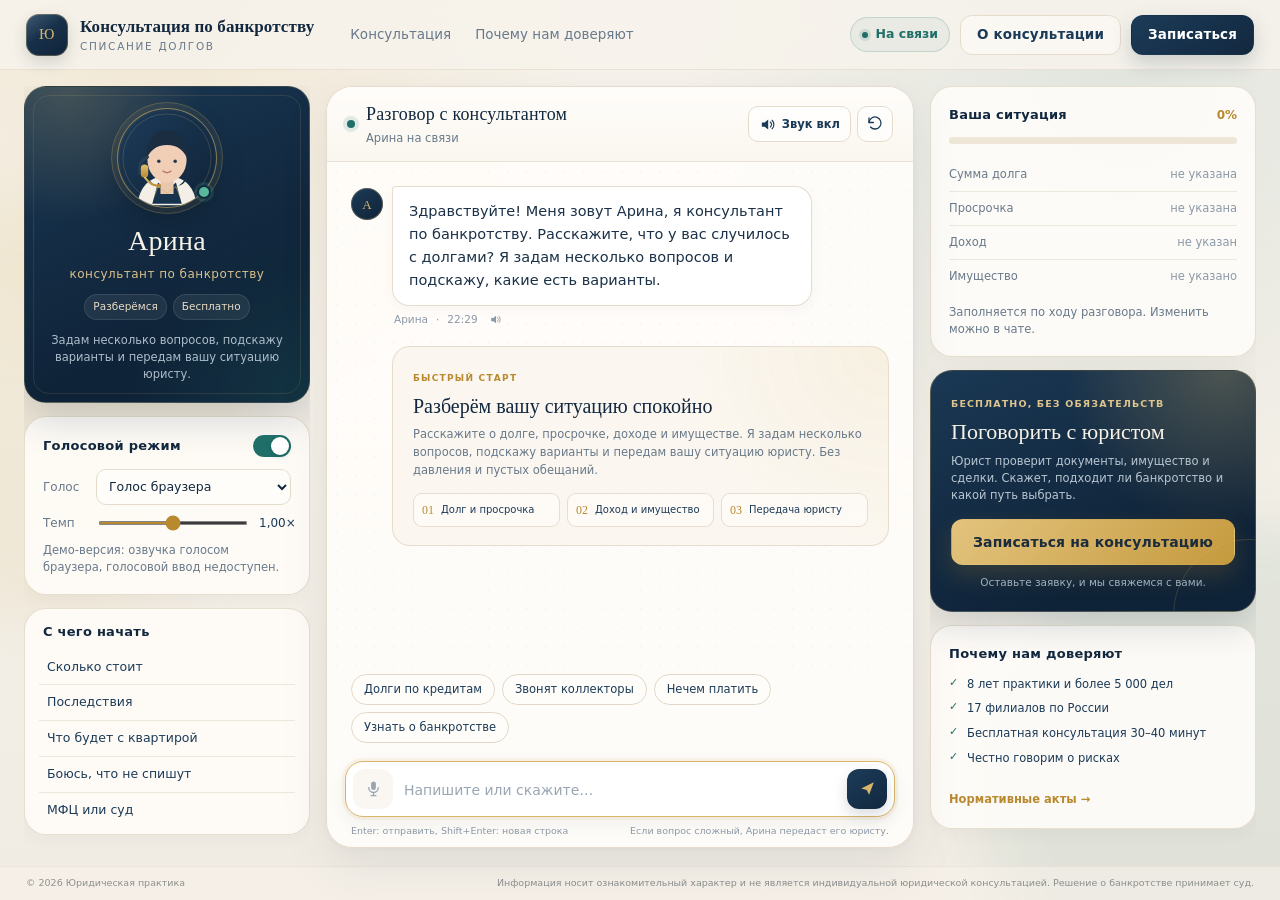
<file: index.html>
<!doctype html>
<html lang="ru">
<head>
  <meta charset="utf-8">
  <meta name="viewport" content="width=device-width, initial-scale=1, viewport-fit=cover">
  <meta name="theme-color" content="#12283f">
  <meta name="description" content="Консультация по банкротству физических лиц: разбор ситуации с долгами, ответы на вопросы и запись к юристу.">
  <title>Арина, консультант по банкротству</title>
  <link rel="stylesheet" href="styles.css">
</head>
<body>
  <div class="page-glow page-glow--one" aria-hidden="true"></div>
  <div class="page-glow page-glow--two" aria-hidden="true"></div>

  <header class="topbar">
    <a class="brand" href="/" aria-label="Консультация по банкротству, на главную">
      <span class="brand-mark" aria-hidden="true">Ю</span>
      <span class="brand-text">
        <strong>Консультация по банкротству</strong>
        <small>списание долгов</small>
      </span>
    </a>

    <nav class="topnav" aria-label="Разделы">
      <a href="#chat">Консультация</a>
      <a href="#trust">Почему нам доверяют</a>
    </nav>

    <div class="top-actions">
      <span class="status-pill"><i aria-hidden="true"></i> На связи</span>
      <button class="btn btn-ghost" id="aboutBtn" type="button">О консультации</button>
      <button class="btn btn-primary" type="button" data-open-lead><span class="top-cta-full">Записаться</span><span class="top-cta-short">Заявка</span></button>
    </div>
  </header>

  <main class="layout">
    <aside class="side side-left" aria-label="О консультанте и голосовые настройки">
      <section class="agent-card">
        <div class="avatar-wrap" id="avatarWrap">
          <div class="avatar" aria-hidden="true">
            <svg viewBox="0 0 120 120" role="img" aria-label="Арина">
              <defs>
                <linearGradient id="avatarBg" x1="0" y1="0" x2="1" y2="1">
                  <stop offset="0" stop-color="#1d3b59"/>
                  <stop offset="1" stop-color="#0f2338"/>
                </linearGradient>
                <linearGradient id="avatarGold" x1="0" y1="0" x2="0" y2="1">
                  <stop offset="0" stop-color="#e0bf74"/>
                  <stop offset="1" stop-color="#b8892f"/>
                </linearGradient>
              </defs>
              <circle cx="60" cy="60" r="58" fill="url(#avatarBg)"/>
              <circle cx="60" cy="60" r="54" fill="none" stroke="rgba(224,191,116,.24)" stroke-width="1"/>
              <path d="M24 118c2-25 17-36 36-36s34 11 36 36" fill="#f4efe6"/>
              <path d="M42 116l7-26 11 9 11-9 7 26" fill="#17324d"/>
              <path d="M52 88h16v16H52z" fill="#e8c7ad"/>
              <ellipse cx="60" cy="62" rx="24" ry="28" fill="#f1cfb6"/>
              <path d="M34 64c-1-25 11-38 26-38s27 13 26 38c-4-13-13-20-26-20S38 51 34 64z" fill="#1b2d41"/>
              <path d="M35 62c-3 16 3 27 11 32-9-2-15-12-13-27z" fill="#1b2d41"/>
              <path d="M85 62c3 16-3 27-11 32 9-2 15-12 13-27z" fill="#1b2d41"/>
              <circle cx="50" cy="64" r="2.1" fill="#23384d"/>
              <circle cx="70" cy="64" r="2.1" fill="#23384d"/>
              <path d="M55 76c3 2.4 7 2.4 10 0" fill="none" stroke="#b97862" stroke-width="1.7" stroke-linecap="round"/>
              <path d="M36 59c-8 3-11 11-9 20" fill="none" stroke="#263c52" stroke-width="4" stroke-linecap="round"/>
              <rect x="28" y="68" width="9" height="16" rx="4.5" fill="url(#avatarGold)"/>
              <path d="M33 84c5 7 11 10 17 10" fill="none" stroke="url(#avatarGold)" stroke-width="2.4" stroke-linecap="round"/>
              <circle cx="50" cy="94" r="2.6" fill="#b8892f"/>
              <path d="M44 108l5-13 11 8 11-8 5 13" fill="none" stroke="#d9b35f" stroke-width="1.2" opacity=".55"/>
            </svg>
          </div>
          <span class="avatar-status" aria-label="На связи"></span>
          <div class="voice-bars" aria-hidden="true"><i></i><i></i><i></i><i></i><i></i></div>
        </div>
        <h1>Арина</h1>
        <p class="agent-role">консультант по банкротству</p>
        <div class="agent-badges">
          <span>Разберёмся</span>
          <span>Бесплатно</span>
        </div>
        <p class="agent-note">Задам несколько вопросов, подскажу варианты и передам вашу ситуацию юристу.</p>
      </section>

      <section class="card voice-card">
        <div class="card-head">
          <h2>Голосовой режим</h2>
          <label class="switch" title="Озвучивать ответы">
            <input type="checkbox" id="voiceToggle" checked>
            <span class="switch-track" aria-hidden="true"><span class="switch-thumb"></span></span>
            <span class="sr-only">Озвучивать ответы</span>
          </label>
        </div>
        <div class="voice-row">
          <label for="voiceSelect">Голос</label>
          <select id="voiceSelect" aria-label="Выбрать голос">
            <option value="ru-RU-SvetlanaNeural">Светлана</option>
            <option value="browser">Голос браузера</option>
          </select>
        </div>
        <div class="voice-row voice-row--range">
          <label for="rateRange">Темп</label>
          <input type="range" id="rateRange" min="-15" max="15" step="5" value="0" aria-label="Темп речи">
          <output id="rateOut" for="rateRange">1×</output>
        </div>
        <p class="hint" id="ttsHint">Если звук не нужен, выключите его кнопкой «Звук вкл» в шапке чата.</p>
      </section>

      <section class="card topics">
        <h2>С чего начать</h2>
        <button type="button" data-topic="Сколько стоит банкротство?">
          <span>Сколько стоит</span><i aria-hidden="true">→</i>
        </button>
        <button type="button" data-topic="Какие последствия банкротства?">
          <span>Последствия</span><i aria-hidden="true">→</i>
        </button>
        <button type="button" data-topic="Что будет с квартирой?">
          <span>Что будет с квартирой</span><i aria-hidden="true">→</i>
        </button>
        <button type="button" data-topic="Боюсь, что долги не спишут">
          <span>Боюсь, что не спишут</span><i aria-hidden="true">→</i>
        </button>
        <button type="button" data-topic="Чем отличается МФЦ от суда?">
          <span>МФЦ или суд</span><i aria-hidden="true">→</i>
        </button>
      </section>

    </aside>

    <section class="chat-shell" id="chat" aria-label="Чат с консультантом">
      <header class="chat-head">
        <div class="chat-title">
          <span class="pulse-dot" aria-hidden="true"></span>
          <div>
            <h2>Разговор с консультантом</h2>
            <p id="chatStatus">Арина на связи</p>
          </div>
        </div>
        <div class="chat-tools">
          <button class="sound-pill" id="soundBtn" type="button" aria-label="Выключить звук" title="Выключить звук">
            <svg viewBox="0 0 24 24" aria-hidden="true">
              <path d="M4 9v6h4l5 4V5L8 9H4z" fill="currentColor"/>
              <path id="soundWave" d="M16 8.5a5 5 0 0 1 0 7M18.5 6a8.5 8.5 0 0 1 0 12" fill="none" stroke="currentColor" stroke-width="1.6" stroke-linecap="round"/>
              <path id="soundSlash" d="M4 4l16 16" fill="none" stroke="currentColor" stroke-width="1.8" stroke-linecap="round" hidden/>
            </svg>
            <span id="soundLabel">Звук вкл</span>
          </button>
          <button class="icon-btn" id="restartBtn" type="button" aria-label="Начать разговор заново" title="Начать заново">
            <svg viewBox="0 0 24 24" aria-hidden="true"><path d="M4 10a8 8 0 1 1 2 6" fill="none" stroke="currentColor" stroke-width="1.7" stroke-linecap="round"/><path d="M4 4v6h6" fill="none" stroke="currentColor" stroke-width="1.7" stroke-linecap="round" stroke-linejoin="round"/></svg>
          </button>
        </div>
      </header>

      <div class="mobile-progress" aria-hidden="true">
        <div class="mobile-progress__top"><span>Ваша ситуация</span><b id="mobileProgressLabel">0%</b></div>
        <div class="progress progress--slim"><div id="mobileProgressBar"></div></div>
      </div>

      <div class="chat-scroll" id="messages" role="log" aria-live="polite" aria-relevant="additions"></div>

      <div class="typing" id="typing" hidden>
        <span class="typing-avatar" aria-hidden="true">А</span>
        <span class="typing-dots" aria-hidden="true"><i></i><i></i><i></i></span>
        <em>Арина печатает…</em>
      </div>

      <div class="quick-replies" id="quickReplies" aria-label="Быстрые ответы"></div>

      <form class="composer" id="composer" autocomplete="off">
        <button class="mic-btn" id="micBtn" type="button" aria-label="Говорить" title="Говорить">
          <svg viewBox="0 0 24 24" aria-hidden="true"><rect x="9" y="3" width="6" height="11" rx="3" fill="currentColor"/><path d="M6 11a6 6 0 0 0 12 0M12 17v4M9 21h6" fill="none" stroke="currentColor" stroke-width="1.7" stroke-linecap="round"/></svg>
        </button>
        <textarea id="input" rows="1" maxlength="2000" placeholder="Напишите или скажите…" aria-label="Сообщение"></textarea>
        <button class="send-btn" type="submit" aria-label="Отправить" title="Отправить">
          <svg viewBox="0 0 24 24" aria-hidden="true"><path d="M4 12l16-8-6 16-3-6-7-2z" fill="currentColor"/></svg>
        </button>
      </form>
      <div class="composer-note">
        <span>Enter: отправить, Shift+Enter: новая строка</span>
        <span>Если вопрос сложный, Арина передаст его юристу.</span>
      </div>
    </section>

    <aside class="side side-right" aria-label="Ситуация и заявка">
      <section class="card situation">
        <div class="card-head">
          <h2>Ваша ситуация</h2>
          <span class="progress-label" id="progressLabel">0%</span>
        </div>
        <div class="progress"><div id="progressBar"></div></div>
        <ul class="slot-list" id="slotList">
          <li data-slot="debt"><span>Сумма долга</span><b>не указана</b></li>
          <li data-slot="overdue"><span>Просрочка</span><b>не указана</b></li>
          <li data-slot="income"><span>Доход</span><b>не указан</b></li>
          <li data-slot="property"><span>Имущество</span><b>не указано</b></li>
        </ul>
        <p class="hint">Заполняется по ходу разговора. Изменить можно в чате.</p>
      </section>

      <section class="cta-card">
        <span class="cta-kicker">Бесплатно, без обязательств</span>
        <h2>Поговорить с юристом</h2>
        <p>Юрист проверит документы, имущество и сделки. Скажет, подходит ли банкротство и какой путь выбрать.</p>
        <button class="btn btn-gold" type="button" data-open-lead>Записаться на консультацию</button>
        <small>Оставьте заявку, и мы свяжемся с вами.</small>
      </section>

      <section class="card sources-card" id="trust">
        <h2>Почему нам доверяют</h2>
        <ul class="check-list">
          <li>8 лет практики и более 5 000 дел</li>
          <li>17 филиалов по России</li>
          <li>Бесплатная консультация 30–40 минут</li>
          <li>Честно говорим о рисках</li>
        </ul>
        <button class="link-btn" id="sourcesBtn" type="button">Нормативные акты <span aria-hidden="true">→</span></button>
      </section>
    </aside>
  </main>

  <footer class="footer">
    <span>© 2026 Юридическая практика</span>
    <span>Информация носит ознакомительный характер и не является индивидуальной юридической консультацией. Решение о банкротстве принимает суд.</span>
  </footer>

  <dialog class="dialog" id="leadDialog" aria-labelledby="leadTitle">
    <div class="dialog-card">
      <button class="dialog-close" type="button" data-close-dialog aria-label="Закрыть">×</button>
      <div class="dialog-head">
        <span class="dialog-kicker">Бесплатная консультация</span>
        <h2 id="leadTitle">Передать ситуацию юристу</h2>
        <p>Оставьте контакт, и юрист свяжется с вами. Это бесплатно и ни к чему не обязывает.</p>
      </div>
      <div class="lead-situation" id="leadSituation" hidden></div>
      <form id="leadForm" class="lead-form">
        <div class="field">
          <label for="leadName">Как к вам обращаться</label>
          <input id="leadName" name="name" type="text" placeholder="Имя" maxlength="120" required>
        </div>
        <div class="field">
          <label for="leadContact">Телефон или e-mail</label>
          <input id="leadContact" name="contact" type="text" placeholder="+7 900 000-00-00 или mail@example.ru" maxlength="200" required>
        </div>
        <div class="field">
          <label for="leadTime">Удобное время</label>
          <select id="leadTime" name="preferred_time">
            <option>Любое</option>
            <option>Утро (9:00–12:00)</option>
            <option>День (12:00–17:00)</option>
            <option>Вечер (17:00–20:00)</option>
          </select>
        </div>
        <div class="field">
          <label for="leadComment">Комментарий <span>необязательно</span></label>
          <textarea id="leadComment" name="comment" rows="2" maxlength="1000" placeholder="Коротко о ситуации"></textarea>
        </div>
        <label class="consent">
          <input type="checkbox" id="leadConsent" required>
          <span>Согласен на обработку персональных данных в соответствии с <a href="privacy.html" target="_blank" rel="noopener">политикой конфиденциальности</a>.</span>
        </label>
        <p class="form-error" id="leadError" role="alert" hidden></p>
        <button class="btn btn-primary btn-wide" type="submit" id="leadSubmit">Отправить заявку</button>
        <p class="form-note">Не отправляйте паспортные данные и номера карт. Для первой консультации они не нужны.</p>
      </form>
      <div class="lead-success" id="leadSuccess" hidden>
        <span class="success-check" aria-hidden="true">✓</span>
        <h3>Заявка принята</h3>
        <p id="leadSuccessText">Спасибо! Юрист свяжется с вами в удобное время.</p>
        <button class="btn btn-ghost" type="button" data-close-dialog>Вернуться в чат</button>
      </div>
    </div>
  </dialog>

  <dialog class="dialog dialog--wide" id="sourcesDialog" aria-labelledby="sourcesTitle">
    <div class="dialog-card">
      <button class="dialog-close" type="button" data-close-dialog aria-label="Закрыть">×</button>
      <div class="dialog-head">
        <span class="dialog-kicker">Прозрачность</span>
        <h2 id="sourcesTitle">Нормативные акты и материалы</h2>
        <p>Ответы опираются на законы и материалы практики. Актуально на 16 ноября 2026 года.</p>
      </div>
      <div id="sourcesList" class="sources-list"><p class="muted">Загрузка…</p></div>
    </div>
  </dialog>

  <dialog class="dialog" id="aboutDialog" aria-labelledby="aboutTitle">
    <div class="dialog-card">
      <button class="dialog-close" type="button" data-close-dialog aria-label="Закрыть">×</button>
      <div class="dialog-head">
        <span class="dialog-kicker">Как проходит консультация</span>
        <h2 id="aboutTitle">Арина, консультант по банкротству</h2>
        <p>Она поможет подготовиться к консультации и ответит на базовые вопросы. Индивидуальное заключение даёт юрист после проверки документов.</p>
      </div>
      <div class="about-grid">
        <div><b>Что делает</b><p>Собирает сумму долга, просрочку, доход и имущество. Отвечает на вопросы и передаёт заявку юристу.</p></div>
        <div><b>Чего не делает</b><p>Не гарантирует списание, не советует скрывать имущество и не считает точную стоимость без анализа.</p></div>
        <div><b>Голос</b><p>Ответы можно слушать. Используется голос Светланы или голос браузера. Звук отключается кнопкой в шапке чата.</p></div>
        <div><b>Данные</b><p>Не отправляйте паспортные данные и номера карт. Заявка сохраняется и передаётся специалисту.</p></div>
      </div>
      <button class="btn btn-primary btn-wide" type="button" data-open-lead>Записаться на консультацию</button>
    </div>
  </dialog>

  <div class="toast" id="toast" role="status" aria-live="polite" hidden></div>

  <script src="static-data.js?v=3" defer></script>
  <script src="static-engine.js?v=3" defer></script>
  <script src="app.js?v=3" defer></script>
</body>
</html>
</file>
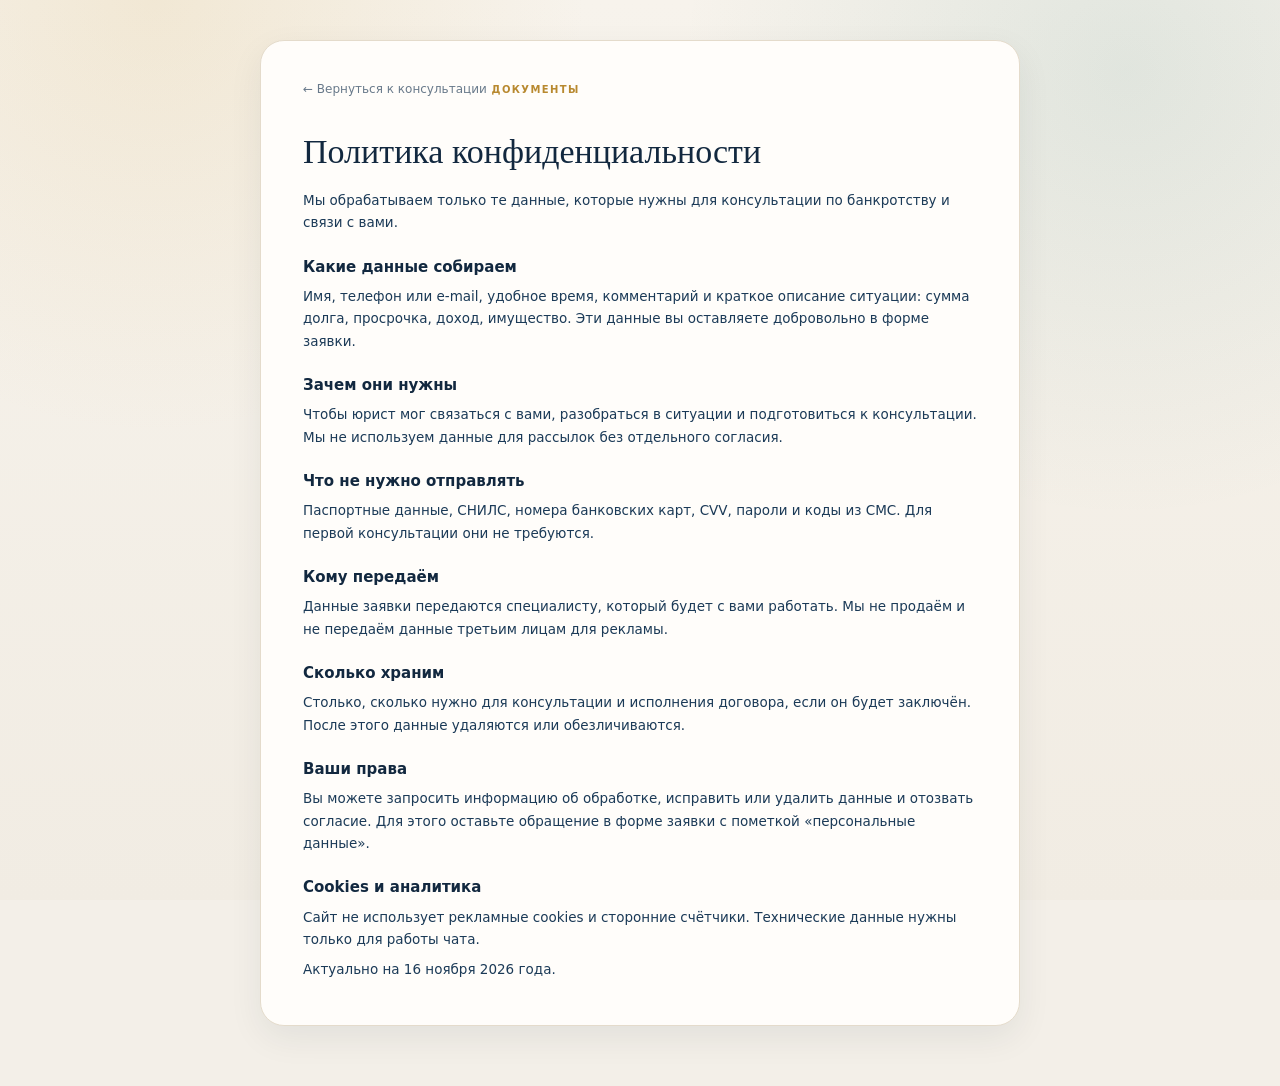
<file: privacy.html>
<!doctype html>
<html lang="ru">
<head>
  <meta charset="utf-8">
  <meta name="viewport" content="width=device-width, initial-scale=1">
  <meta name="theme-color" content="#12283f">
  <title>Политика конфиденциальности</title>
  <link rel="stylesheet" href="styles.css">
</head>
<body class="legal-body">
  <main class="legal-page">
    <a class="legal-back" href="/">← Вернуться к консультации</a>
    <span class="dialog-kicker">Документы</span>
    <h1>Политика конфиденциальности</h1>
    <p class="legal-lead">Мы обрабатываем только те данные, которые нужны для консультации по банкротству и связи с вами.</p>

    <h2>Какие данные собираем</h2>
    <p>Имя, телефон или e-mail, удобное время, комментарий и краткое описание ситуации: сумма долга, просрочка, доход, имущество. Эти данные вы оставляете добровольно в форме заявки.</p>

    <h2>Зачем они нужны</h2>
    <p>Чтобы юрист мог связаться с вами, разобраться в ситуации и подготовиться к консультации. Мы не используем данные для рассылок без отдельного согласия.</p>

    <h2>Что не нужно отправлять</h2>
    <p>Паспортные данные, СНИЛС, номера банковских карт, CVV, пароли и коды из СМС. Для первой консультации они не требуются.</p>

    <h2>Кому передаём</h2>
    <p>Данные заявки передаются специалисту, который будет с вами работать. Мы не продаём и не передаём данные третьим лицам для рекламы.</p>

    <h2>Сколько храним</h2>
    <p>Столько, сколько нужно для консультации и исполнения договора, если он будет заключён. После этого данные удаляются или обезличиваются.</p>

    <h2>Ваши права</h2>
    <p>Вы можете запросить информацию об обработке, исправить или удалить данные и отозвать согласие. Для этого оставьте обращение в форме заявки с пометкой «персональные данные».</p>

    <h2>Cookies и аналитика</h2>
    <p>Сайт не использует рекламные cookies и сторонние счётчики. Технические данные нужны только для работы чата.</p>

    <p class="legal-date">Актуально на 16 ноября 2026 года.</p>
  </main>
</body>
</html>
</file>
<file: styles.css>
:root {
  --ink: #12283f;
  --ink-2: #1b3a57;
  --ink-3: #2b4a66;
  --muted: #68798a;
  --muted-2: #8b98a6;
  --bg: #f3efe8;
  --surface: #fffdfa;
  --surface-2: #f8f3ea;
  --line: #e4dbcb;
  --line-strong: #d5c9b5;
  --gold: #b8892f;
  --gold-2: #d8b56a;
  --gold-3: #f0dfba;
  --teal: #1f6f68;
  --danger: #b3453a;
  --shadow: 0 12px 34px rgba(18, 40, 63, .07);
  --shadow-lg: 0 26px 70px rgba(10, 26, 42, .18);
  --radius: 22px;
  --serif: Georgia, "Times New Roman", "PT Serif", serif;
  --sans: "Segoe UI", "Inter", system-ui, -apple-system, "Helvetica Neue", Arial, sans-serif;
}

* { box-sizing: border-box; }

html { scroll-behavior: smooth; }

body {
  margin: 0;
  min-height: 100dvh;
  height: 100dvh;
  overflow: hidden;
  color: var(--ink);
  background: var(--bg);
  font-family: var(--sans);
  font-size: 15px;
  line-height: 1.5;
  -webkit-font-smoothing: antialiased;
  text-rendering: optimizeLegibility;
}

body::before {
  content: "";
  position: fixed;
  inset: 0;
  z-index: -3;
  background:
    radial-gradient(circle at 12% 0%, rgba(216, 181, 106, .18), transparent 30%),
    radial-gradient(circle at 88% 8%, rgba(31, 111, 104, .10), transparent 32%),
    linear-gradient(180deg, #f7f3ec 0%, #f1ece3 100%);
}

.page-glow {
  position: fixed;
  z-index: -2;
  border-radius: 50%;
  filter: blur(30px);
  pointer-events: none;
}
.page-glow--one { width: 420px; height: 420px; left: -160px; top: 22%; background: rgba(216, 181, 106, .13); }
.page-glow--two { width: 520px; height: 520px; right: -220px; bottom: -140px; background: rgba(31, 111, 104, .08); }

::selection { background: var(--gold-3); color: var(--ink); }

button, input, select, textarea { font: inherit; color: inherit; }
button { cursor: pointer; }
a { color: var(--teal); text-underline-offset: 3px; }
a:hover { color: var(--gold); }
[hidden] { display: none !important; }

.sr-only {
  position: absolute;
  width: 1px; height: 1px;
  padding: 0; margin: -1px;
  overflow: hidden;
  clip: rect(0, 0, 0, 0);
  white-space: nowrap;
  border: 0;
}

/* ------------------------------------------------------------- top bar */
.topbar {
  flex: 0 0 auto;
  height: 70px;
  padding: 0 26px;
  display: flex;
  align-items: center;
  gap: 28px;
  background: rgba(247, 243, 236, .82);
  border-bottom: 1px solid rgba(228, 219, 203, .75);
  backdrop-filter: blur(16px);
  position: relative;
  z-index: 20;
}

.brand {
  display: inline-flex;
  align-items: center;
  gap: 12px;
  color: var(--ink);
  text-decoration: none;
  flex: 0 0 auto;
}

.brand-mark {
  width: 42px;
  height: 42px;
  border-radius: 13px;
  display: grid;
  place-items: center;
  background:
    linear-gradient(145deg, rgba(255, 255, 255, .16), transparent 45%),
    linear-gradient(145deg, #1d3b59, #0f2338);
  color: var(--gold-2);
  font-family: var(--serif);
  font-size: 15px;
  letter-spacing: .5px;
  box-shadow: inset 0 0 0 1px rgba(216, 181, 106, .32), 0 6px 16px rgba(18, 40, 63, .16);
}

.brand-text { display: flex; flex-direction: column; line-height: 1.15; }
.brand-text strong { font-family: var(--serif); font-size: 17px; font-weight: 600; letter-spacing: .1px; }
.brand-text small { color: var(--muted); font-size: 10.5px; letter-spacing: .16em; text-transform: uppercase; margin-top: 4px; }

.topnav {
  display: flex;
  align-items: center;
  gap: 24px;
  margin-left: 8px;
}
.topnav a {
  color: var(--muted);
  font-size: 13.5px;
  text-decoration: none;
  padding: 8px 0;
  position: relative;
}
.topnav a::after {
  content: "";
  position: absolute;
  left: 0; right: 0; bottom: 2px;
  height: 1.5px;
  background: var(--gold);
  transform: scaleX(0);
  transform-origin: left;
  transition: transform .2s ease;
}
.topnav a:hover { color: var(--ink); }
.topnav a:hover::after { transform: scaleX(1); }

.top-actions { margin-left: auto; display: flex; align-items: center; gap: 10px; }
.top-cta-short { display: none; }

.status-pill {
  display: inline-flex;
  align-items: center;
  gap: 7px;
  color: var(--teal);
  font-size: 12.5px;
  font-weight: 600;
  padding: 7px 11px;
  border: 1px solid rgba(31, 111, 104, .18);
  background: rgba(31, 111, 104, .06);
  border-radius: 999px;
  white-space: nowrap;
}
.status-pill i {
  width: 6px; height: 6px;
  border-radius: 50%;
  background: var(--teal);
  box-shadow: 0 0 0 3px rgba(31, 111, 104, .14);
}

/* ------------------------------------------------------------- buttons */
.btn {
  border: 1px solid transparent;
  border-radius: 12px;
  min-height: 40px;
  padding: 0 16px;
  font-size: 13.5px;
  font-weight: 650;
  letter-spacing: .01em;
  transition: transform .16s ease, box-shadow .2s ease, background .2s ease, border-color .2s ease;
  white-space: nowrap;
}
.btn:active { transform: translateY(1px); }
.btn-primary {
  color: #fff;
  background: linear-gradient(145deg, #1c3b58, #12283f);
  box-shadow: 0 8px 20px rgba(18, 40, 63, .18);
}
.btn-primary:hover { background: linear-gradient(145deg, #23486a, #17324d); box-shadow: 0 10px 24px rgba(18, 40, 63, .24); }
.btn-ghost {
  color: var(--ink-2);
  background: rgba(255, 253, 250, .55);
  border-color: var(--line);
}
.btn-ghost:hover { background: #fff; border-color: var(--line-strong); }
.btn-gold {
  width: 100%;
  min-height: 46px;
  color: #1b2c3d;
  background: linear-gradient(135deg, #e3c47e, #c59a3e);
  box-shadow: 0 10px 24px rgba(184, 137, 47, .22);
  font-size: 14px;
}
.btn-gold:hover { background: linear-gradient(135deg, #ecd18f, #d2a74d); box-shadow: 0 12px 28px rgba(184, 137, 47, .3); }
.btn-wide { width: 100%; }

/* ------------------------------------------------------------- layout */
.layout {
  flex: 1 1 auto;
  min-height: 0;
  height: calc(100dvh - 104px);
  width: 100%;
  max-width: 1580px;
  margin: 0 auto;
  padding: 16px 24px 18px;
  display: grid;
  grid-template-columns: 286px minmax(0, 1fr) 326px;
  gap: 16px;
}

.side {
  min-height: 0;
  overflow-y: auto;
  overscroll-behavior: contain;
  scrollbar-width: thin;
  scrollbar-color: rgba(18, 40, 63, .18) transparent;
  padding-bottom: 4px;
}
.side::-webkit-scrollbar { width: 5px; }
.side::-webkit-scrollbar-thumb { background: rgba(18, 40, 63, .16); border-radius: 99px; }

.card {
  background: rgba(255, 253, 250, .88);
  border: 1px solid rgba(228, 219, 203, .9);
  border-radius: var(--radius);
  padding: 18px;
  box-shadow: 0 6px 18px rgba(18, 40, 63, .035);
  margin-bottom: 13px;
}
.card h2 {
  margin: 0;
  font-size: 13px;
  font-weight: 700;
  letter-spacing: .02em;
}
.card-head {
  display: flex;
  align-items: center;
  justify-content: space-between;
  gap: 10px;
  margin-bottom: 12px;
}
.hint {
  margin: 10px 0 0;
  color: var(--muted);
  font-size: 11.5px;
  line-height: 1.5;
}
.muted { color: var(--muted); }

/* ------------------------------------------------------------- agent */
.agent-card {
  position: relative;
  overflow: hidden;
  color: #f7f2e8;
  background:
    radial-gradient(circle at 15% 0%, rgba(216, 181, 106, .22), transparent 34%),
    radial-gradient(circle at 100% 100%, rgba(31, 111, 104, .22), transparent 42%),
    linear-gradient(155deg, #1a3854, #0f2338 70%);
  border: 1px solid rgba(216, 181, 106, .18);
  border-radius: var(--radius);
  padding: 22px 18px 18px;
  text-align: center;
  box-shadow: 0 16px 38px rgba(15, 35, 56, .18);
  margin-bottom: 13px;
}
.agent-card::after {
  content: "";
  position: absolute;
  inset: 8px;
  border: 1px solid rgba(216, 181, 106, .13);
  border-radius: 16px;
  pointer-events: none;
}

.avatar-wrap {
  position: relative;
  width: 98px;
  height: 98px;
  margin: 0 auto 13px;
  z-index: 1;
}
.avatar {
  width: 98px;
  height: 98px;
  border-radius: 50%;
  overflow: hidden;
  box-shadow: 0 0 0 1px rgba(216, 181, 106, .55), 0 0 0 7px rgba(216, 181, 106, .08), 0 14px 30px rgba(0, 0, 0, .22);
}
.avatar svg { width: 100%; height: 100%; display: block; }

.avatar-wrap::before {
  content: "";
  position: absolute;
  inset: -7px;
  border-radius: 50%;
  border: 1px solid rgba(216, 181, 106, .22);
  transition: border-color .3s ease;
}
.avatar-wrap.speaking::before { border-color: rgba(216, 181, 106, .65); animation: ringPulse 1.8s ease-out infinite; }

.avatar-status {
  position: absolute;
  right: 5px;
  bottom: 8px;
  width: 14px;
  height: 14px;
  border-radius: 50%;
  background: #57b89a;
  border: 2.5px solid #12283f;
  box-shadow: 0 0 0 3px rgba(87, 184, 154, .16);
  z-index: 2;
}

.voice-bars {
  position: absolute;
  left: 50%;
  bottom: -7px;
  transform: translateX(-50%);
  display: flex;
  align-items: center;
  gap: 3px;
  height: 18px;
  padding: 3px 7px;
  border-radius: 999px;
  background: #0d2034;
  border: 1px solid rgba(216, 181, 106, .28);
  opacity: 0;
  transition: opacity .2s ease;
  z-index: 3;
}
.avatar-wrap.speaking .voice-bars { opacity: 1; }
.voice-bars i {
  width: 2px;
  height: 5px;
  background: var(--gold-2);
  border-radius: 2px;
  animation: voiceBar .75s ease-in-out infinite alternate;
}
.voice-bars i:nth-child(2) { animation-delay: .12s; }
.voice-bars i:nth-child(3) { animation-delay: .24s; }
.voice-bars i:nth-child(4) { animation-delay: .08s; }
.voice-bars i:nth-child(5) { animation-delay: .2s; }

.agent-card h1 {
  position: relative;
  z-index: 1;
  margin: 0;
  font-family: var(--serif);
  font-size: 28px;
  font-weight: 500;
  letter-spacing: .01em;
}
.agent-role {
  position: relative;
  z-index: 1;
  margin: 3px 0 11px;
  color: #d9c08a;
  font-size: 12px;
  letter-spacing: .04em;
}
.agent-badges {
  position: relative;
  z-index: 1;
  display: flex;
  justify-content: center;
  flex-wrap: wrap;
  gap: 6px;
}
.agent-badges span {
  font-size: 10.5px;
  padding: 4px 8px;
  border-radius: 999px;
  color: #e8dcc6;
  background: rgba(255, 255, 255, .07);
  border: 1px solid rgba(255, 255, 255, .1);
}
.agent-note {
  position: relative;
  z-index: 1;
  margin: 12px 2px 0;
  color: #aebdca;
  font-size: 11.5px;
  line-height: 1.5;
}

/* ------------------------------------------------------------- voice */
.switch { position: relative; display: inline-flex; align-items: center; }
.switch input { position: absolute; opacity: 0; width: 1px; height: 1px; }
.switch-track {
  width: 38px;
  height: 22px;
  border-radius: 999px;
  background: #d8d0c2;
  padding: 2px;
  display: inline-flex;
  transition: background .2s ease;
}
.switch-thumb {
  width: 18px;
  height: 18px;
  border-radius: 50%;
  background: #fff;
  box-shadow: 0 2px 5px rgba(18, 40, 63, .2);
  transition: transform .2s ease;
}
.switch input:checked + .switch-track { background: var(--teal); }
.switch input:checked + .switch-track .switch-thumb { transform: translateX(16px); }
.switch input:focus-visible + .switch-track { outline: 2px solid var(--gold); outline-offset: 2px; }

.voice-row {
  display: flex;
  align-items: center;
  gap: 9px;
  margin-top: 9px;
}
.voice-row label { color: var(--muted); font-size: 12px; flex: 0 0 44px; }
.voice-row select {
  flex: 1;
  min-width: 0;
  height: 36px;
  border: 1px solid var(--line);
  border-radius: 10px;
  background: var(--surface);
  padding: 0 8px;
  font-size: 12.5px;
  outline: none;
}
.voice-row select:focus { border-color: var(--gold); }
.voice-row--range input[type="range"] {
  flex: 1;
  min-width: 0;
  accent-color: var(--gold);
  height: 4px;
}
.voice-row output { width: 32px; text-align: right; color: var(--ink-2); font-size: 12px; font-variant-numeric: tabular-nums; }

/* ------------------------------------------------------------- topics */
.topics { padding: 16px 14px 10px; }
.topics h2 { padding: 0 4px 8px; }
.topics button {
  width: 100%;
  display: flex;
  align-items: center;
  justify-content: space-between;
  gap: 8px;
  padding: 9px 8px;
  border: 0;
  border-top: 1px solid rgba(228, 219, 203, .65);
  background: transparent;
  color: var(--ink-2);
  font-size: 12.5px;
  text-align: left;
  transition: color .15s ease, padding .15s ease;
}
.topics button:first-of-type { border-top: 0; }
.topics button i { color: var(--gold); font-style: normal; opacity: 0; transform: translateX(-3px); transition: all .15s ease; }
.topics button:hover { color: var(--gold); padding-left: 12px; }
.topics button:hover i { opacity: 1; transform: translateX(0); }

/* ------------------------------------------------------------- trust */
.trust-card {
  border-radius: var(--radius);
  padding: 16px 18px;
  background: linear-gradient(145deg, #efe6d5, #f6f0e4);
  border: 1px solid #e2d6c2;
  margin-bottom: 13px;
}
.trust-stats { display: flex; justify-content: space-between; gap: 8px; }
.trust-stats div { display: flex; flex-direction: column; }
.trust-stats b { font-family: var(--serif); font-size: 22px; font-weight: 500; color: var(--ink); line-height: 1.1; }
.trust-stats span { color: var(--muted); font-size: 10.5px; margin-top: 3px; }
.trust-card p { margin: 12px 0 0; color: var(--muted); font-size: 10.5px; line-height: 1.45; }

/* ------------------------------------------------------------- chat shell */
.chat-shell {
  min-width: 0;
  min-height: 0;
  display: flex;
  flex-direction: column;
  overflow: hidden;
  position: relative;
  background: rgba(255, 253, 250, .92);
  border: 1px solid rgba(228, 219, 203, .95);
  border-radius: 26px;
  box-shadow: 0 18px 50px rgba(18, 40, 63, .08), 0 2px 8px rgba(18, 40, 63, .04);
}

.chat-head {
  flex: 0 0 auto;
  min-height: 68px;
  padding: 14px 20px;
  display: flex;
  align-items: center;
  justify-content: space-between;
  gap: 14px;
  border-bottom: 1px solid rgba(228, 219, 203, .8);
  background: linear-gradient(180deg, rgba(255, 253, 250, .96), rgba(249, 245, 237, .8));
}
.chat-title { display: flex; align-items: center; gap: 11px; min-width: 0; }
.chat-title h2 {
  margin: 0;
  font-family: var(--serif);
  font-size: 18px;
  font-weight: 500;
  letter-spacing: .01em;
  white-space: nowrap;
  overflow: hidden;
  text-overflow: ellipsis;
}
.chat-title p { margin: 2px 0 0; color: var(--muted); font-size: 11.5px; white-space: nowrap; overflow: hidden; text-overflow: ellipsis; }
.pulse-dot {
  width: 8px; height: 8px;
  flex: 0 0 auto;
  border-radius: 50%;
  background: var(--teal);
  box-shadow: 0 0 0 4px rgba(31, 111, 104, .12);
  animation: dotPulse 2.4s ease-in-out infinite;
}
.chat-tools { display: flex; gap: 6px; flex: 0 0 auto; }
.icon-btn {
  width: 36px;
  height: 36px;
  display: grid;
  place-items: center;
  border: 1px solid var(--line);
  border-radius: 10px;
  background: rgba(255, 255, 255, .65);
  color: var(--ink-2);
  transition: all .15s ease;
}
.icon-btn svg { width: 18px; height: 18px; }
.icon-btn:hover { background: #fff; border-color: var(--gold-2); color: var(--gold); }
.icon-btn.is-off { color: var(--muted-2); }

.sound-pill {
  display: inline-flex;
  align-items: center;
  gap: 6px;
  height: 36px;
  padding: 0 10px;
  border: 1px solid var(--line);
  border-radius: 10px;
  background: rgba(255, 255, 255, .65);
  color: var(--ink-2);
  font-size: 11.5px;
  font-weight: 600;
  white-space: nowrap;
  transition: all .15s ease;
}
.sound-pill svg { width: 17px; height: 17px; flex: 0 0 auto; }
.sound-pill:hover { background: #fff; border-color: var(--gold-2); color: var(--gold); }
.sound-pill.is-off { color: var(--muted-2); background: #f4efe5; }

.mobile-progress { display: none; padding: 10px 16px 0; background: rgba(249, 245, 237, .8); }
.mobile-progress__top { display: flex; justify-content: space-between; color: var(--muted); font-size: 10.5px; margin-bottom: 5px; }
.mobile-progress__top b { color: var(--ink-2); }

.chat-scroll {
  flex: 1 1 auto;
  min-height: 0;
  overflow-y: auto;
  overscroll-behavior: contain;
  scroll-behavior: smooth;
  padding: 24px 24px 8px;
  background-image: radial-gradient(rgba(18, 40, 63, .032) 1px, transparent 1px);
  background-size: 19px 19px;
  background-position: 0 0;
  scrollbar-width: thin;
  scrollbar-color: rgba(18, 40, 63, .18) transparent;
}
.chat-scroll::-webkit-scrollbar { width: 7px; }
.chat-scroll::-webkit-scrollbar-thumb { background: rgba(18, 40, 63, .15); border-radius: 99px; }

/* starter panel shows only until the first user message */
.starter {
  margin: 2px 0 22px 41px;
  padding: 18px 20px;
  border: 1px solid rgba(228, 219, 203, .9);
  border-radius: 18px;
  background:
    radial-gradient(circle at 100% 0%, rgba(216, 181, 106, .12), transparent 38%),
    rgba(250, 246, 238, .72);
  max-width: 640px;
  animation: msgIn .35s ease both;
}
.starter-kicker {
  color: var(--gold);
  font-size: 9px;
  letter-spacing: .14em;
  text-transform: uppercase;
  font-weight: 700;
}
.starter h3 {
  margin: 4px 0 5px;
  font-family: var(--serif);
  font-size: 20px;
  font-weight: 500;
  color: var(--ink);
}
.starter p { margin: 0; color: var(--muted); font-size: 11.5px; line-height: 1.55; max-width: 520px; }
.starter-grid {
  display: grid;
  grid-template-columns: repeat(3, 1fr);
  gap: 7px;
  margin-top: 13px;
}
.starter-grid div {
  display: flex;
  align-items: center;
  gap: 7px;
  padding: 7px 8px;
  border: 1px solid rgba(228, 219, 203, .9);
  border-radius: 9px;
  background: rgba(255, 253, 250, .72);
}
.starter-grid b {
  font-family: var(--serif);
  font-size: 12px;
  font-weight: 500;
  color: var(--gold);
}
.starter-grid span { color: var(--ink-2); font-size: 10px; line-height: 1.3; }

/* ------------------------------------------------------------- messages */
.msg {
  display: flex;
  align-items: flex-start;
  gap: 9px;
  margin: 0 0 18px;
  animation: msgIn .3s ease both;
}
.msg--user { flex-direction: row-reverse; }

.msg-avatar {
  flex: 0 0 auto;
  width: 32px;
  height: 32px;
  border-radius: 50%;
  display: grid;
  place-items: center;
  color: var(--gold-2);
  font-family: var(--serif);
  font-size: 13px;
  background: linear-gradient(145deg, #1d3b59, #0f2338);
  box-shadow: inset 0 0 0 1px rgba(216, 181, 106, .3);
  margin-top: 2px;
}
.msg--user .msg-avatar {
  color: var(--ink);
  background: #e9dfcf;
  box-shadow: inset 0 0 0 1px rgba(18, 40, 63, .06);
  font-family: var(--sans);
  font-size: 10px;
  font-weight: 700;
}

.msg-body { max-width: min(78%, 640px); min-width: 0; }
.msg--user .msg-body { max-width: min(72%, 560px); }

.bubble {
  position: relative;
  padding: 13px 16px;
  border-radius: 4px 17px 17px 17px;
  background: #fff;
  border: 1px solid rgba(228, 219, 203, .95);
  box-shadow: 0 4px 14px rgba(18, 40, 63, .035);
  color: #1b3147;
  font-size: 14.5px;
  line-height: 1.58;
  white-space: pre-line;
  overflow-wrap: anywhere;
}
.msg--user .bubble {
  color: #f8f4ea;
  background: linear-gradient(150deg, #1d3c59, #142b43);
  border-color: #142b43;
  border-radius: 17px 4px 17px 17px;
  box-shadow: 0 6px 18px rgba(18, 40, 63, .14);
  white-space: pre-wrap;
}

.msg-meta {
  display: flex;
  align-items: center;
  gap: 8px;
  margin-top: 6px;
  padding-left: 2px;
  color: var(--muted-2);
  font-size: 10.5px;
}
.msg--user .msg-meta { justify-content: flex-end; padding-right: 2px; }
.msg-time { font-variant-numeric: tabular-nums; }
.msg-speak {
  border: 0;
  background: transparent;
  color: var(--muted-2);
  padding: 1px 3px;
  border-radius: 4px;
  line-height: 1;
}
.msg-speak:hover { color: var(--gold); }
.msg-speak svg { width: 13px; height: 13px; display: block; }

.msg-sources {
  display: flex;
  flex-wrap: wrap;
  gap: 5px;
  margin-top: 7px;
}
.source-chip {
  border: 1px solid #e7dcc9;
  background: #fbf6eb;
  color: #7b683f;
  border-radius: 999px;
  padding: 3px 8px;
  font-size: 10px;
  line-height: 1.35;
  max-width: 100%;
  overflow: hidden;
  text-overflow: ellipsis;
  white-space: nowrap;
  transition: all .15s ease;
}
.source-chip:hover { border-color: var(--gold-2); background: #fff8e8; color: var(--gold); }

.msg-cta {
  margin-top: 9px;
  display: inline-flex;
  align-items: center;
  gap: 7px;
  border: 1px solid rgba(184, 137, 47, .35);
  background: linear-gradient(135deg, #fdf6e5, #f8ecd1);
  color: #735a25;
  border-radius: 10px;
  padding: 8px 12px;
  font-size: 12px;
  font-weight: 650;
}
.msg-cta:hover { border-color: var(--gold); background: #fff8e8; }

.grounded-note {
  display: inline-flex;
  align-items: center;
  gap: 4px;
  color: var(--teal);
  font-size: 9.5px;
  letter-spacing: .03em;
  text-transform: uppercase;
  font-weight: 700;
}
.grounded-note::before { content: "✓"; font-size: 10px; }

/* typing */
.typing {
  flex: 0 0 auto;
  display: flex;
  align-items: center;
  gap: 8px;
  padding: 0 26px 4px;
  color: var(--muted);
  font-size: 11.5px;
}
.typing-avatar {
  width: 22px; height: 22px;
  border-radius: 50%;
  display: grid;
  place-items: center;
  background: #17324d;
  color: var(--gold-2);
  font-family: var(--serif);
  font-size: 10px;
}
.typing-dots { display: inline-flex; gap: 3px; }
.typing-dots i {
  width: 4px; height: 4px;
  border-radius: 50%;
  background: var(--muted-2);
  animation: typingDot 1.2s ease-in-out infinite;
}
.typing-dots i:nth-child(2) { animation-delay: .15s; }
.typing-dots i:nth-child(3) { animation-delay: .3s; }
.typing em { font-style: normal; }

/* quick replies */
.quick-replies {
  flex: 0 0 auto;
  display: flex;
  flex-wrap: wrap;
  gap: 7px;
  padding: 6px 24px 8px;
  min-height: 42px;
  align-content: flex-start;
}
.quick-replies:empty { display: none; }
.quick-replies button {
  border: 1px solid #e2d7c6;
  background: rgba(255, 253, 250, .9);
  color: var(--ink-2);
  border-radius: 999px;
  padding: 7px 12px;
  font-size: 11.5px;
  line-height: 1.3;
  transition: all .15s ease;
  animation: chipIn .25s ease both;
}
.quick-replies button:hover {
  color: #6e5420;
  border-color: var(--gold-2);
  background: #fff9ec;
  transform: translateY(-1px);
}

/* composer */
.composer {
  flex: 0 0 auto;
  margin: 10px 18px 0;
  padding: 7px;
  display: flex;
  align-items: flex-end;
  gap: 7px;
  background: #fff;
  border: 1px solid var(--line);
  border-radius: 18px;
  box-shadow: 0 5px 18px rgba(18, 40, 63, .05);
  transition: border-color .2s ease, box-shadow .2s ease;
}
.composer:focus-within { border-color: var(--gold-2); box-shadow: 0 0 0 3px rgba(216, 181, 106, .13), 0 6px 20px rgba(18, 40, 63, .06); }
.composer.is-listening { border-color: #cf7a6e; box-shadow: 0 0 0 3px rgba(179, 69, 58, .12); }

.composer textarea {
  flex: 1;
  min-width: 0;
  max-height: 118px;
  min-height: 38px;
  border: 0;
  outline: 0;
  resize: none;
  background: transparent;
  padding: 9px 4px 7px;
  font-size: 14px;
  line-height: 1.45;
}
.composer textarea::placeholder { color: #9aa6b2; }

.mic-btn, .send-btn {
  flex: 0 0 auto;
  width: 40px;
  height: 40px;
  border-radius: 12px;
  border: 0;
  display: grid;
  place-items: center;
  transition: all .18s ease;
}
.mic-btn { background: #f4efe5; color: var(--ink-2); }
.mic-btn svg, .send-btn svg { width: 19px; height: 19px; }
.mic-btn:hover { background: #ede4d4; color: var(--gold); }
.mic-btn.is-listening {
  background: var(--danger);
  color: #fff;
  animation: micPulse 1.5s ease-out infinite;
}
.mic-btn:disabled { opacity: .45; cursor: not-allowed; }
.send-btn {
  background: linear-gradient(145deg, #1c3b58, #12283f);
  color: var(--gold-2);
  box-shadow: 0 6px 14px rgba(18, 40, 63, .16);
}
.send-btn:hover { background: linear-gradient(145deg, #254b6d, #17324d); color: #f0d9a4; }
.send-btn:disabled { opacity: .55; cursor: wait; }

.composer-note {
  flex: 0 0 auto;
  display: flex;
  justify-content: space-between;
  gap: 10px;
  padding: 7px 24px 10px;
  color: var(--muted-2);
  font-size: 9.5px;
  line-height: 1.4;
}
.composer-note span:last-child { text-align: right; }

/* ------------------------------------------------------------- right panel */
.progress-label { color: var(--gold); font-size: 12px; font-weight: 700; font-variant-numeric: tabular-nums; }
.progress {
  height: 7px;
  border-radius: 99px;
  background: #eee6d7;
  overflow: hidden;
}
.progress > div {
  height: 100%;
  width: 0;
  border-radius: inherit;
  background: linear-gradient(90deg, #c99c43, #e0bd75);
  transition: width .5s cubic-bezier(.2, .7, .3, 1);
}
.progress--slim { height: 4px; }

.slot-list { list-style: none; padding: 0; margin: 14px 0 0; }
.slot-list li {
  display: flex;
  align-items: baseline;
  justify-content: space-between;
  gap: 12px;
  padding: 8px 0;
  border-top: 1px solid rgba(228, 219, 203, .6);
}
.slot-list li:first-child { border-top: 0; }
.slot-list span { color: var(--muted); font-size: 11.5px; flex: 0 0 auto; }
.slot-list b {
  color: var(--muted-2);
  font-weight: 500;
  font-size: 11.5px;
  text-align: right;
  overflow: hidden;
  text-overflow: ellipsis;
  white-space: nowrap;
}
.slot-list li.is-filled b { color: var(--ink-2); font-weight: 650; }
.slot-list li.is-filled span::before {
  content: "";
  display: inline-block;
  width: 5px; height: 5px;
  border-radius: 50%;
  background: var(--teal);
  margin-right: 6px;
  vertical-align: 1px;
}

/* CTA */
.cta-card {
  position: relative;
  overflow: hidden;
  color: #f7f1e6;
  background:
    radial-gradient(circle at 90% 0%, rgba(216, 181, 106, .28), transparent 42%),
    linear-gradient(155deg, #1a3854, #0f2338 74%);
  border: 1px solid rgba(216, 181, 106, .22);
  border-radius: var(--radius);
  padding: 20px;
  margin-bottom: 13px;
  box-shadow: 0 14px 34px rgba(15, 35, 56, .16);
}
.cta-card::before {
  content: "";
  position: absolute;
  width: 150px; height: 150px;
  right: -70px; bottom: -80px;
  border: 1px solid rgba(216, 181, 106, .18);
  border-radius: 50%;
}
.cta-kicker {
  display: inline-block;
  color: #dfc48b;
  font-size: 9.5px;
  letter-spacing: .12em;
  text-transform: uppercase;
  font-weight: 700;
  margin-bottom: 8px;
}
.cta-card h2 { margin: 0 0 7px; font-family: var(--serif); font-size: 22px; font-weight: 500; line-height: 1.2; }
.cta-card p { margin: 0 0 15px; color: #b9c6d1; font-size: 11.5px; line-height: 1.5; }
.cta-card small { display: block; margin-top: 10px; color: #9fb0bf; font-size: 10.5px; text-align: center; }
.cta-card small a { color: #dcc18a; }

/* sources card */
.check-list { list-style: none; margin: 12px 0 13px; padding: 0; }
.check-list li {
  position: relative;
  padding: 0 0 8px 18px;
  color: var(--ink-2);
  font-size: 11.5px;
  line-height: 1.45;
}
.check-list li::before {
  content: "✓";
  position: absolute;
  left: 0;
  top: -1px;
  color: var(--teal);
  font-size: 11px;
  font-weight: 700;
}
.link-btn {
  border: 0;
  background: transparent;
  padding: 0;
  color: var(--gold);
  font-size: 11.5px;
  font-weight: 650;
}
.link-btn:hover { color: var(--ink); }
.link-btn span { display: inline-block; transition: transform .15s ease; }
.link-btn:hover span { transform: translateX(3px); }

/* ------------------------------------------------------------- footer */
.footer {
  flex: 0 0 auto;
  height: 34px;
  padding: 0 26px;
  display: flex;
  align-items: center;
  justify-content: space-between;
  gap: 18px;
  color: #8c8f8d;
  font-size: 9.5px;
  border-top: 1px solid rgba(228, 219, 203, .55);
  background: rgba(247, 243, 236, .55);
}
.footer span:last-child { text-align: right; }

/* ------------------------------------------------------------- legal page */
.legal-body { height: auto; min-height: 100dvh; overflow: auto; }
.legal-page {
  width: min(760px, calc(100% - 32px));
  margin: 40px auto 60px;
  background: var(--surface);
  border: 1px solid var(--line);
  border-radius: 24px;
  padding: 36px 42px;
  box-shadow: var(--shadow);
}
.legal-back { display: inline-block; margin-bottom: 20px; color: var(--muted); font-size: 12px; text-decoration: none; }
.legal-back:hover { color: var(--gold); }
.legal-page h1 { margin: 8px 0 12px; font-family: var(--serif); font-size: 34px; font-weight: 500; }
.legal-page h2 { margin: 22px 0 7px; font-size: 15px; }
.legal-page p { margin: 0 0 8px; color: var(--ink-2); font-size: 13.5px; line-height: 1.65; }
.legal-lead { color: var(--muted); font-size: 14px; }
.legal-date { margin-top: 26px; color: var(--muted-2); font-size: 11px; }

@media (max-width: 640px) {
  .legal-page { margin: 16px auto 30px; padding: 24px 20px; border-radius: 18px; }
  .legal-page h1 { font-size: 26px; }
}

/* ------------------------------------------------------------- dialogs */
.dialog {
  border: 0;
  padding: 0;
  background: transparent;
  width: min(560px, calc(100% - 28px));
  max-height: 90dvh;
  color: var(--ink);
}
.dialog--wide { width: min(760px, calc(100% - 28px)); }
.dialog::backdrop {
  background: rgba(9, 20, 32, .56);
  backdrop-filter: blur(5px);
}
.dialog-card {
  position: relative;
  background: var(--surface);
  border: 1px solid rgba(228, 219, 203, .9);
  border-radius: 24px;
  padding: 28px;
  max-height: 88dvh;
  overflow-y: auto;
  box-shadow: var(--shadow-lg);
  animation: dialogIn .22s ease both;
}
.dialog-close {
  position: absolute;
  top: 14px;
  right: 14px;
  width: 32px;
  height: 32px;
  border-radius: 50%;
  border: 1px solid var(--line);
  background: #faf6ee;
  color: var(--muted);
  font-size: 20px;
  line-height: 1;
  display: grid;
  place-items: center;
  z-index: 2;
}
.dialog-close:hover { background: #fff; color: var(--ink); border-color: var(--line-strong); }
.dialog-head { padding-right: 26px; margin-bottom: 18px; }
.dialog-kicker {
  color: var(--gold);
  font-size: 10px;
  letter-spacing: .14em;
  text-transform: uppercase;
  font-weight: 700;
}
.dialog-head h2 {
  margin: 6px 0 7px;
  font-family: var(--serif);
  font-size: 27px;
  font-weight: 500;
  line-height: 1.18;
}
.dialog-head p { margin: 0; color: var(--muted); font-size: 12.5px; line-height: 1.55; }

.lead-situation {
  background: #f7f1e6;
  border: 1px solid #eadfcc;
  border-radius: 12px;
  padding: 10px 12px;
  margin-bottom: 14px;
  display: flex;
  flex-wrap: wrap;
  gap: 6px;
  font-size: 10.5px;
  color: #6f6046;
}
.lead-situation b { color: #4f412b; }

.lead-form { display: grid; gap: 12px; }
.field { display: grid; gap: 5px; }
.field label { color: var(--ink-2); font-size: 11.5px; font-weight: 650; }
.field label span { color: var(--muted-2); font-weight: 400; }
.field input, .field select, .field textarea {
  width: 100%;
  border: 1px solid var(--line);
  border-radius: 11px;
  background: #fff;
  padding: 10px 12px;
  font-size: 13px;
  outline: none;
  transition: border-color .15s ease, box-shadow .15s ease;
}
.field input { height: 42px; }
.field textarea { resize: vertical; min-height: 58px; }
.field input:focus, .field select:focus, .field textarea:focus {
  border-color: var(--gold-2);
  box-shadow: 0 0 0 3px rgba(216, 181, 106, .13);
}
.field input::placeholder, .field textarea::placeholder { color: #a7b0b8; }

.consent {
  display: flex;
  align-items: flex-start;
  gap: 9px;
  color: var(--muted);
  font-size: 10.5px;
  line-height: 1.45;
  margin-top: 2px;
}
.consent input { margin: 2px 0 0; accent-color: var(--teal); flex: 0 0 auto; }
.consent a { color: var(--teal); }

.form-error { margin: 0; color: var(--danger); font-size: 11px; }
.form-note { margin: 0; color: var(--muted-2); font-size: 9.5px; text-align: center; line-height: 1.45; }

.lead-success { text-align: center; padding: 18px 8px 8px; }
.success-check {
  width: 58px; height: 58px;
  margin: 0 auto 12px;
  border-radius: 50%;
  display: grid;
  place-items: center;
  background: rgba(31, 111, 104, .1);
  border: 1px solid rgba(31, 111, 104, .25);
  color: var(--teal);
  font-size: 26px;
}
.lead-success h3 { margin: 0 0 6px; font-family: var(--serif); font-size: 24px; font-weight: 500; }
.lead-success p { margin: 0 0 18px; color: var(--muted); font-size: 12.5px; }

.sources-list { display: grid; gap: 8px; }
.source-item {
  display: block;
  padding: 11px 12px;
  border: 1px solid var(--line);
  border-radius: 12px;
  text-decoration: none;
  color: inherit;
  background: #fff;
  transition: border-color .15s ease, background .15s ease;
}
.source-item:hover { border-color: var(--gold-2); background: #fffaf0; }
.source-item .source-top { display: flex; align-items: center; justify-content: space-between; gap: 10px; }
.source-item b { font-size: 12px; font-weight: 650; color: var(--ink); }
.source-item em {
  font-style: normal;
  font-size: 9px;
  letter-spacing: .08em;
  text-transform: uppercase;
  color: var(--gold);
  border: 1px solid #eadcc2;
  background: #fbf5e8;
  border-radius: 999px;
  padding: 2px 6px;
  flex: 0 0 auto;
}
.source-item p { margin: 5px 0 0; color: var(--muted); font-size: 10.5px; line-height: 1.45; }
.source-item small { display: block; margin-top: 5px; color: #9b8a6d; font-size: 9px; }

.about-grid { display: grid; grid-template-columns: 1fr 1fr; gap: 12px; margin-bottom: 18px; }
.about-grid div { background: #faf6ee; border: 1px solid #eee4d4; border-radius: 12px; padding: 12px; }
.about-grid b { font-size: 11px; color: var(--ink); }
.about-grid p { margin: 5px 0 0; color: var(--muted); font-size: 10.5px; line-height: 1.5; }

/* toast */
.toast {
  position: fixed;
  left: 50%;
  bottom: 24px;
  transform: translateX(-50%);
  z-index: 100;
  max-width: min(420px, calc(100% - 28px));
  background: rgba(15, 35, 56, .96);
  color: #f7f1e6;
  border: 1px solid rgba(216, 181, 106, .25);
  border-radius: 12px;
  padding: 10px 14px;
  font-size: 12px;
  line-height: 1.45;
  box-shadow: 0 14px 34px rgba(0, 0, 0, .22);
  animation: toastIn .2s ease both;
}

/* ------------------------------------------------------------- animations */
@keyframes msgIn {
  from { opacity: 0; transform: translateY(7px); }
  to { opacity: 1; transform: translateY(0); }
}
@keyframes chipIn {
  from { opacity: 0; transform: translateY(3px); }
  to { opacity: 1; transform: translateY(0); }
}
@keyframes dialogIn {
  from { opacity: 0; transform: translateY(8px) scale(.99); }
  to { opacity: 1; transform: translateY(0) scale(1); }
}
@keyframes toastIn {
  from { opacity: 0; transform: translate(-50%, 6px); }
  to { opacity: 1; transform: translate(-50%, 0); }
}
@keyframes dotPulse {
  0%, 100% { box-shadow: 0 0 0 4px rgba(31, 111, 104, .12); }
  50% { box-shadow: 0 0 0 6px rgba(31, 111, 104, .04); }
}
@keyframes ringPulse {
  0% { transform: scale(.98); opacity: .9; }
  70% { transform: scale(1.08); opacity: 0; }
  100% { transform: scale(1.08); opacity: 0; }
}
@keyframes voiceBar {
  from { height: 4px; }
  to { height: 14px; }
}
@keyframes typingDot {
  0%, 60%, 100% { transform: translateY(0); opacity: .5; }
  30% { transform: translateY(-3px); opacity: 1; }
}
@keyframes micPulse {
  0% { box-shadow: 0 0 0 0 rgba(179, 69, 58, .35); }
  70% { box-shadow: 0 0 0 9px rgba(179, 69, 58, 0); }
  100% { box-shadow: 0 0 0 0 rgba(179, 69, 58, 0); }
}

/* ------------------------------------------------------------- responsive */
@media (min-width: 1101px) and (max-height: 1010px) {
  .trust-card { padding: 12px 16px; }
  .trust-card p { display: none; }
  .topics { padding-top: 13px; padding-bottom: 7px; }
  .topics button { padding-top: 8px; padding-bottom: 8px; }
}

@media (max-width: 1260px) {
  .layout { grid-template-columns: 270px minmax(0, 1fr) 300px; gap: 13px; padding: 14px 18px 16px; }
  .topnav { gap: 18px; }
  .bubble { font-size: 14px; }
}

@media (max-width: 1100px) {
  .layout { grid-template-columns: 268px minmax(0, 1fr); }
  .side-right { display: none; }
  .topnav { display: none; }
}

@media (max-width: 860px) {
  html, body { max-width: 100%; overflow-x: hidden; }
  body { height: auto; min-height: 100dvh; overflow: hidden; }
  .topbar { height: 62px; padding: 0 14px; gap: 8px; min-width: 0; }
  .brand { min-width: 0; flex: 1 1 auto; }
  .brand-text { min-width: 0; }
  .brand-text strong { font-size: 15px; white-space: nowrap; overflow: hidden; text-overflow: ellipsis; }
  .brand-text small { display: none; }
  .brand-mark { width: 38px; height: 38px; border-radius: 11px; font-size: 13px; flex: 0 0 auto; }
  .top-actions { gap: 7px; flex: 0 0 auto; }
  .top-actions .btn-ghost, .status-pill { display: none; }
  .top-actions .btn-primary { min-height: 36px; padding: 0 11px; font-size: 11.5px; border-radius: 10px; }
  .top-cta-full { display: none; }
  .top-cta-short { display: inline; }
  .layout { display: block; height: auto; padding: 0; max-width: 100%; width: 100%; }
  .side { display: none; }
  .chat-shell {
    height: calc(100dvh - 62px);
    width: 100%;
    max-width: 100%;
    border-radius: 0;
    border-left: 0;
    border-right: 0;
    border-bottom: 0;
    box-shadow: none;
  }
  .chat-head { min-height: 60px; padding: 10px 14px; }
  .chat-title h2 { font-size: 15.5px; }
  .chat-title p { font-size: 10px; max-width: 230px; }
  .sound-pill { width: auto; padding: 0 8px; justify-content: center; }
  .sound-pill span { display: inline; font-size: 10px; }
  .mobile-progress { display: block; }
  .chat-scroll { padding: 18px 14px 4px; }
  .msg { gap: 7px; margin-bottom: 14px; }
  .msg-avatar { width: 28px; height: 28px; font-size: 11px; }
  .msg-body { max-width: 84%; }
  .msg--user .msg-body { max-width: 82%; }
  .bubble { font-size: 14px; padding: 11px 13px; }
  .starter { margin: 0 0 18px 35px; padding: 14px 15px; }
  .starter h3 { font-size: 17px; }
  .starter-grid { grid-template-columns: 1fr; gap: 5px; }
  .starter-grid div { padding: 6px 8px; }
  .typing { padding: 0 16px 2px; }
  .quick-replies {
    flex-wrap: nowrap;
    overflow-x: auto;
    min-height: 40px;
    padding: 4px 14px 6px;
    scrollbar-width: none;
  }
  .quick-replies::-webkit-scrollbar { display: none; }
  .quick-replies button { flex: 0 0 auto; font-size: 11px; padding: 6px 10px; }
  .composer { margin: 8px 10px 0; border-radius: 16px; }
  .composer textarea { font-size: 16px; }
  .composer-note { padding: 6px 14px 8px; }
  .composer-note span:first-child { display: none; }
  .composer-note span:last-child { text-align: left; }
  .footer { display: none; }
  .dialog-card { padding: 24px 18px; border-radius: 20px; }
  .dialog-head h2 { font-size: 23px; }
  .about-grid { grid-template-columns: 1fr; }
  .toast { bottom: 12px; }
}

@media (max-width: 420px) {
  .brand-text strong { font-size: 13.5px; }
  .top-actions .btn-primary { font-size: 10.5px; padding: 0 9px; }
  .chat-title p { max-width: 180px; }
}

@media (prefers-reduced-motion: reduce) {
  *, *::before, *::after {
    animation-duration: .001ms !important;
    animation-iteration-count: 1 !important;
    transition-duration: .001ms !important;
    scroll-behavior: auto !important;
  }
}
</file>
